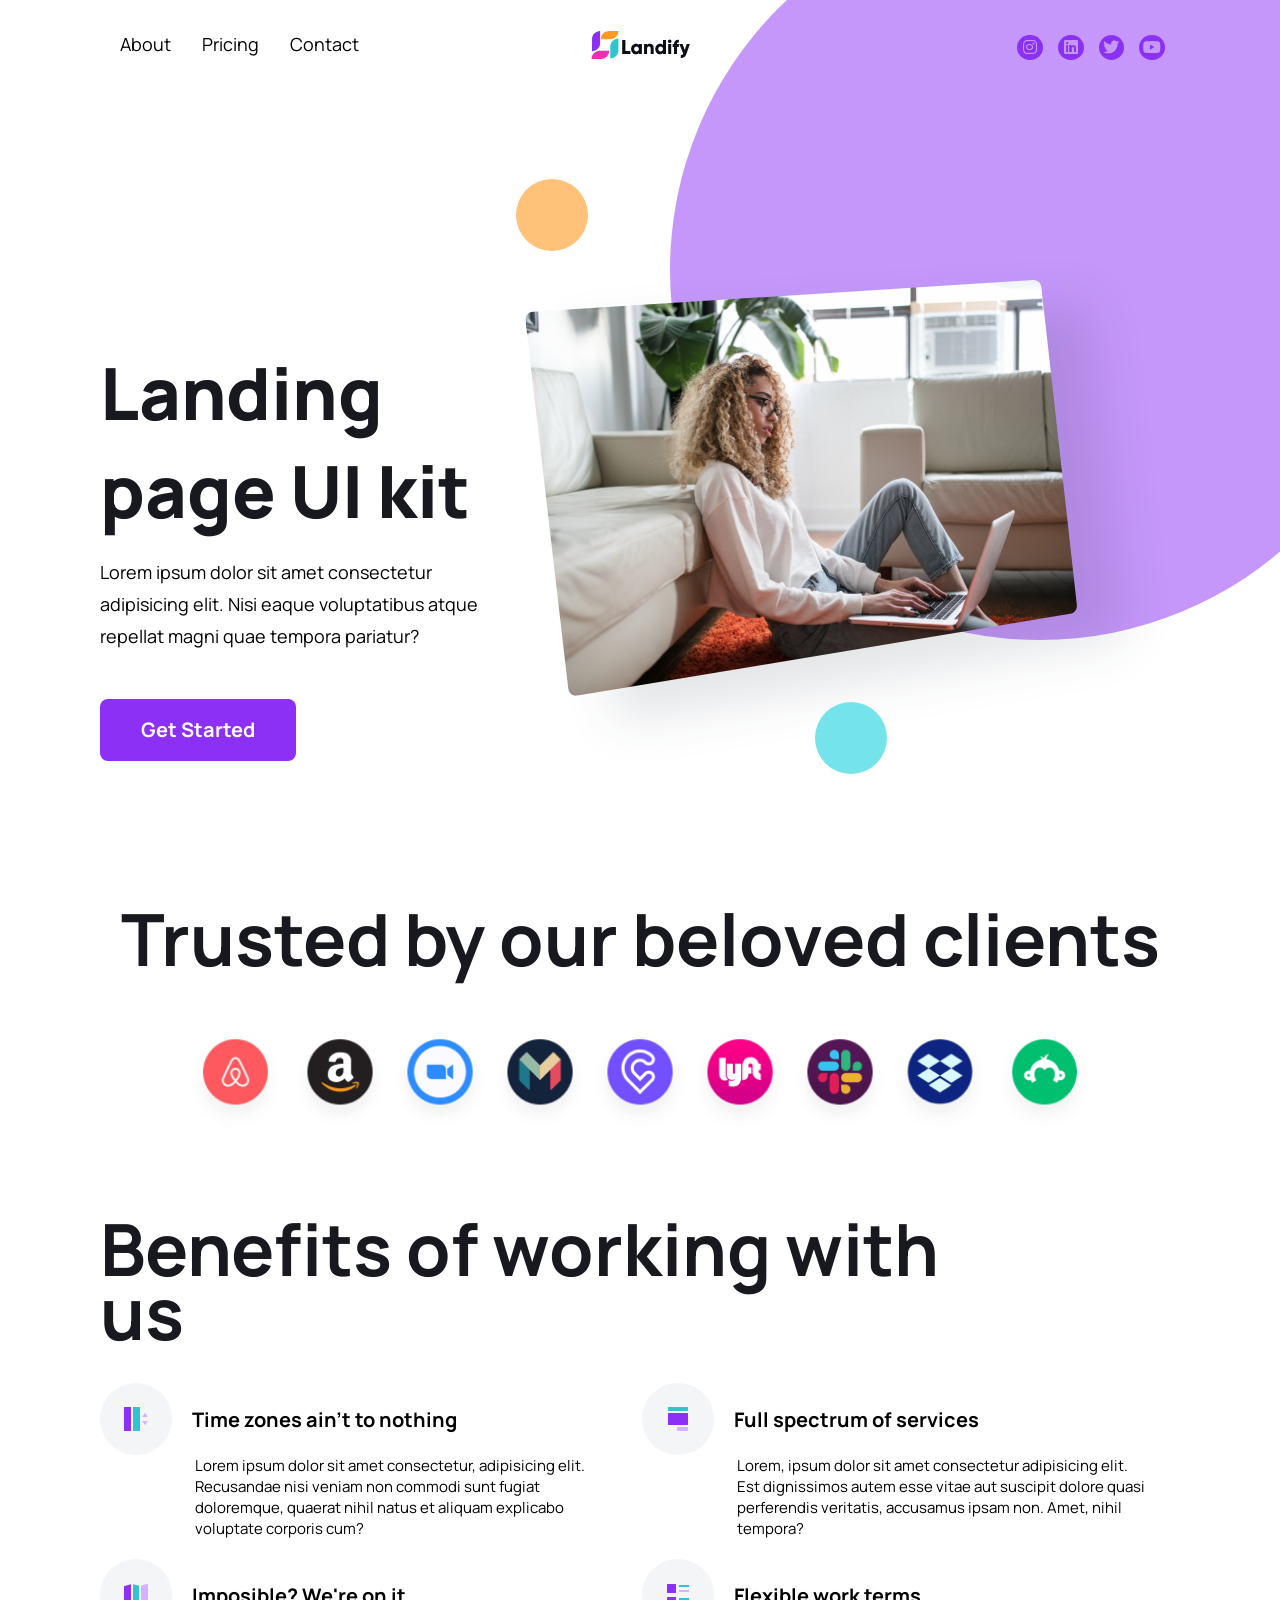
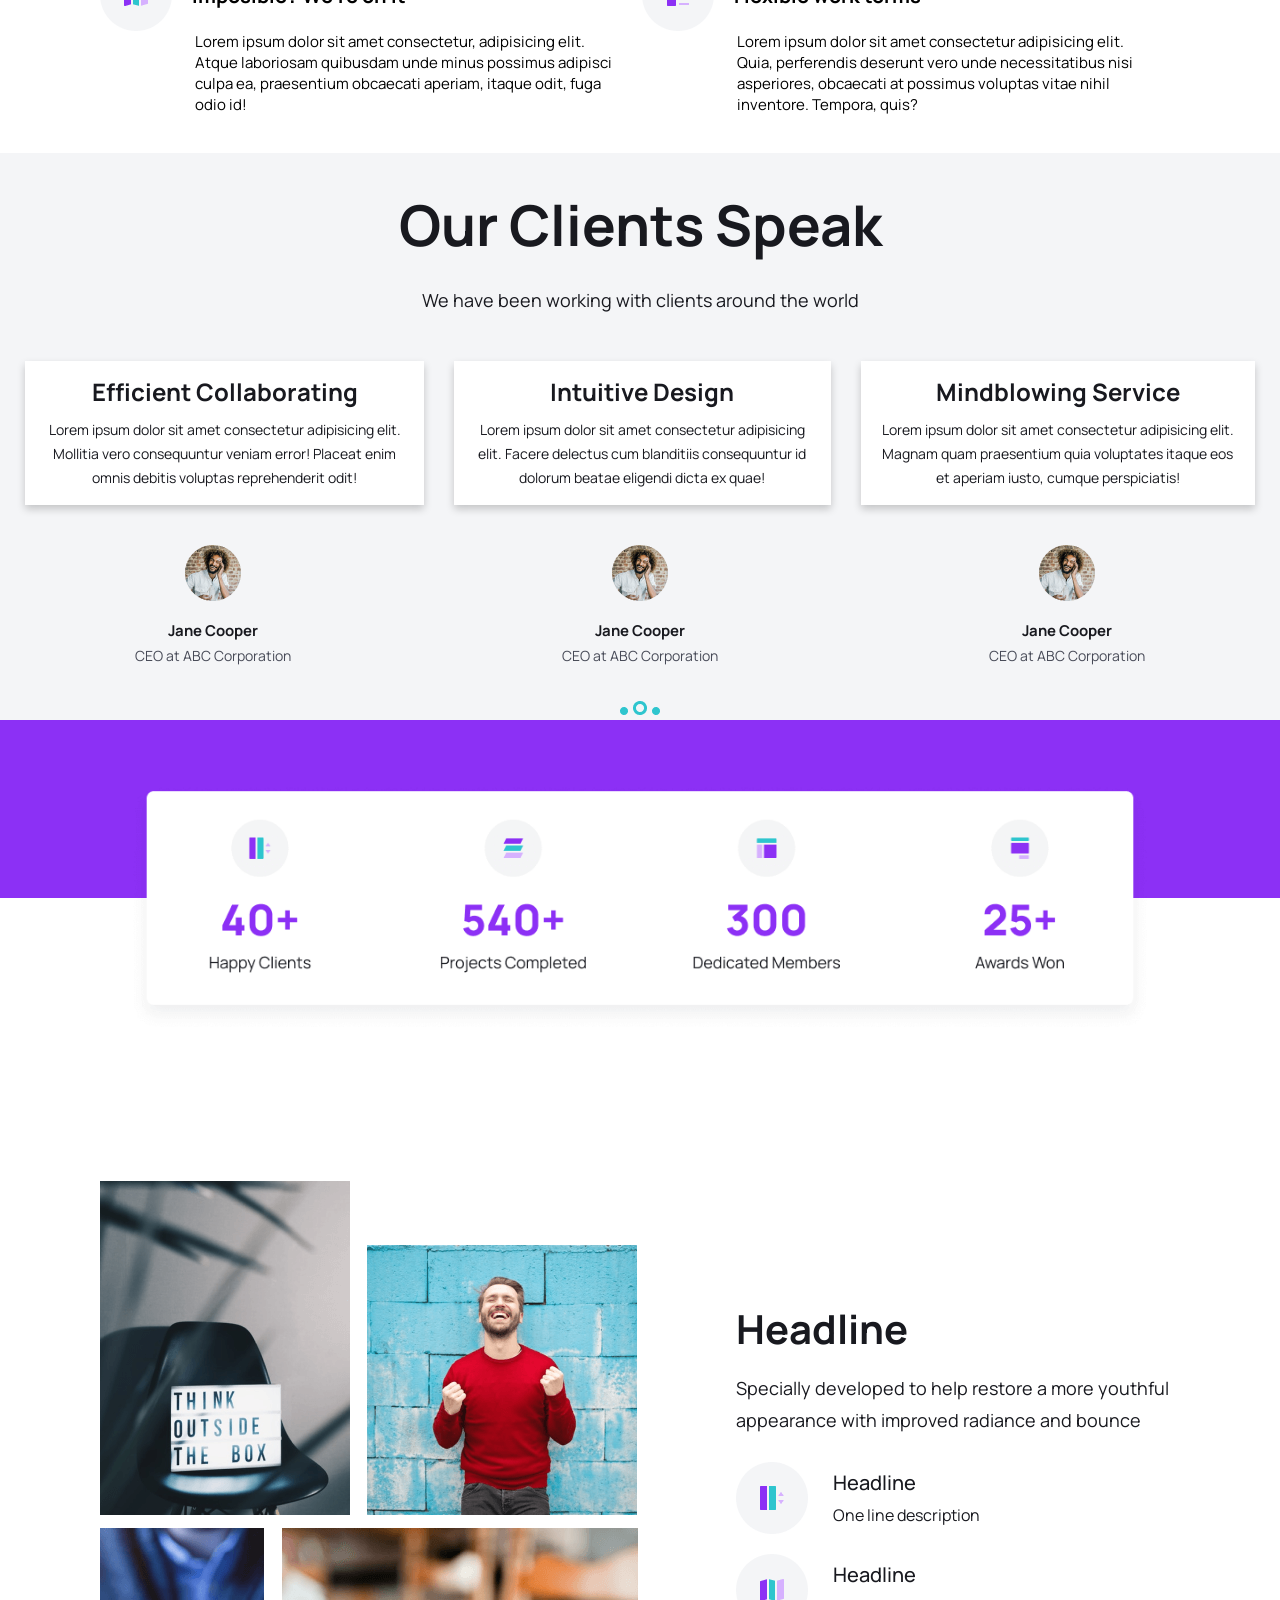
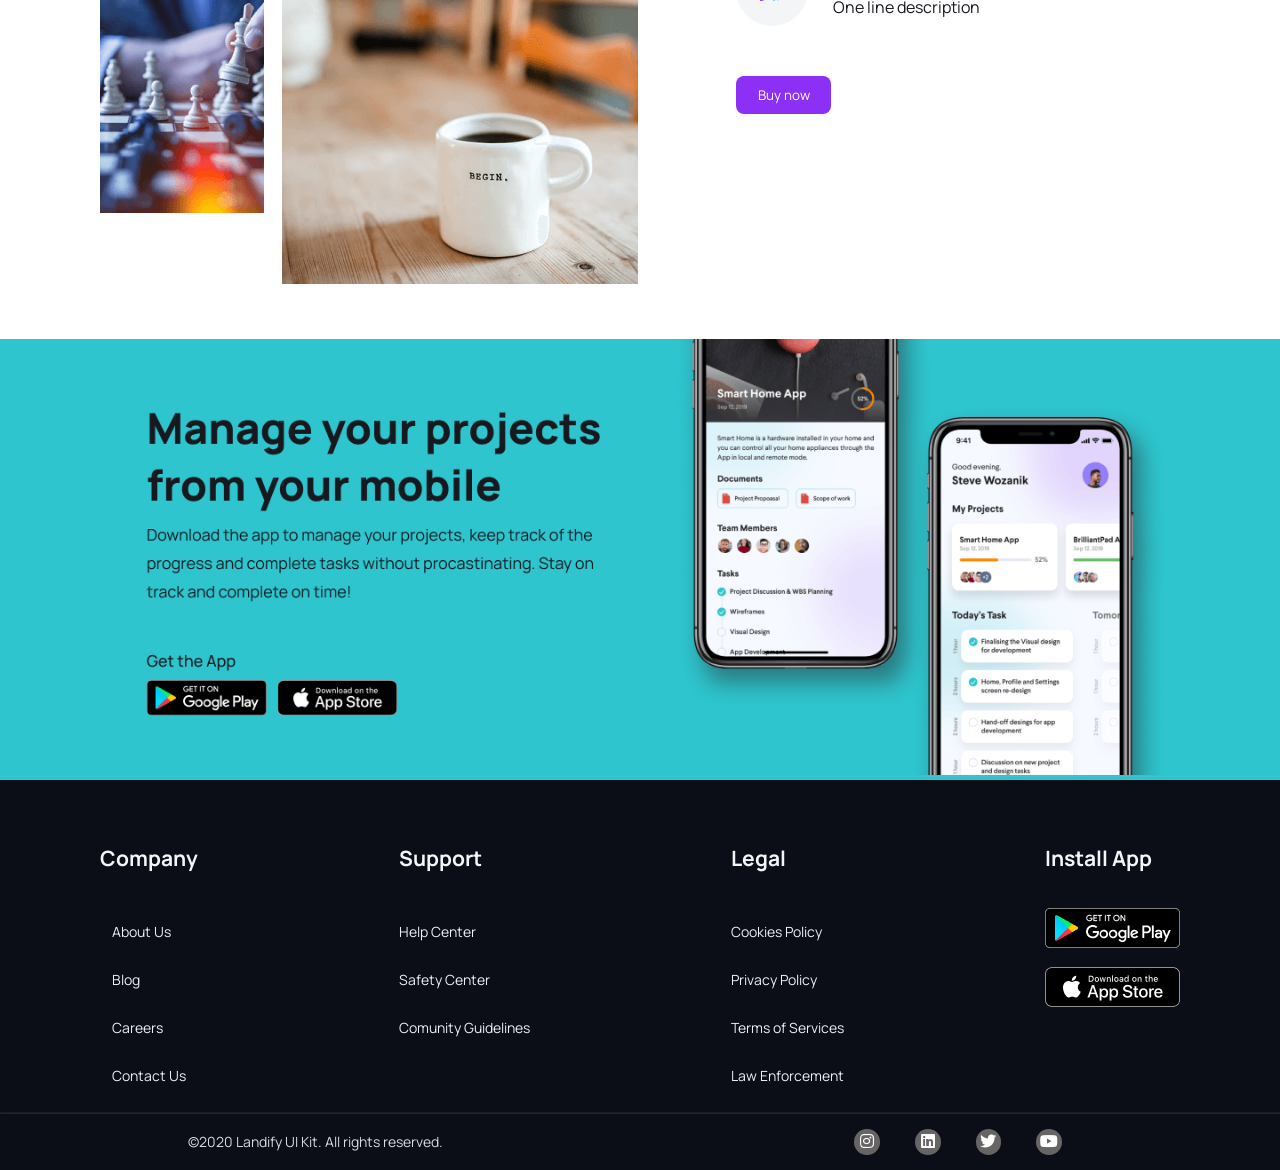
<file: home.html>
<!DOCTYPE html>
<html lang="en">
  <head>
    <meta charset="UTF-8" />
    <meta http-equiv="X-UA-Compatible" content="IE=edge" />
    <meta
      name="description"
      content="Pagina realizada por Roberto Palacios para empresa Koombea SAS donde se muestra Landing Page usando tecnologias de HTML, CSS y Javascript con Metodologia Bem"
    />
    <meta name="viewport" content="width=device-width, initial-scale=1.0" />
    <!-- CSS -->
    <link rel="stylesheet" href="./css/styles.css" />
    <!-- favicon -->
    <link rel="icon" href="./img/logo.png" />
    <!-- fontawesome -->
    <link
      rel="stylesheet"
      href="https://use.fontawesome.com/releases/v5.8.1/css/all.css"
      integrity="sha384-50oBUHEmvpQ+1lW4y57PTFmhCaXp0ML5d60M1M7uH2+nqUivzIebhndOJK28anvf"
      crossorigin="anonymous"
    />
    <title>Landify</title>
  </head>
  <body>
    <div class="container">
      <div class="header__button-editable">
        <button class="header__button js-editable-button">Guardar</button>
      </div>
      <nav class="navbar js-navbar">
        <div class="nav-header">
          <div class="nav-header__icon nav-header__icon--active js-toggle-menu">
            <i id="icon_bar" class="fas fa-bars"></i>
          </div>
          <div class="nav-header__icon js-toggle-menu">
            <i id="icon_close" class="fas fa-times"></i>
          </div>
          <div class="logo-desktop">
            <svg
              width="28"
              height="28"
              viewBox="0 0 28 28"
              fill="none"
              xmlns="http://www.w3.org/2000/svg"
            >
              <path
                d="M0.575317 28H10.0685C14.57 28 18.2192 24.3508 18.2192 19.8493H8.726C4.2245 19.8493 0.575317 23.4985 0.575317 28Z"
                fill="#F22BB2"
              />
              <path
                d="M1 8.15069V20.137C5.5015 20.137 9.15069 16.4878 9.15069 11.9863V0C4.64919 0 1 3.64919 1 8.15069Z"
                fill="#8C30F5"
              />
              <path
                d="M27.4246 0H17.9314C13.4299 0 9.78076 3.64919 9.78076 8.15068H19.2739C23.7754 8.15068 27.4246 4.5015 27.4246 0Z"
                fill="#FE9A22"
              />
              <path
                d="M27.4246 19.3699V7.38358C22.9231 7.38358 19.2739 11.0328 19.2739 15.5343V27.5206C23.7754 27.5206 27.4246 23.8714 27.4246 19.3699Z"
                fill="#2EC5CE"
              />
            </svg>
            <svg
              width="68"
              height="20"
              viewBox="0 0 68 20"
              fill="none"
              xmlns="http://www.w3.org/2000/svg"
            >
              <path
                d="M3.39995 11.92V0.999989H0.199951V15H8.39995V11.92H3.39995Z"
                fill="#0B0D17"
              />
              <path
                d="M16.8717 4.99999V5.93999C16.2117 5.17999 15.2317 4.71999 13.8917 4.71999C11.2717 4.71999 9.11167 7.01999 9.11167 9.99999C9.11167 12.98 11.2717 15.28 13.8917 15.28C15.2317 15.28 16.2117 14.82 16.8717 14.06V15H19.8717V4.99999H16.8717ZM14.4917 12.44C13.1117 12.44 12.1117 11.5 12.1117 9.99999C12.1117 8.49999 13.1117 7.55999 14.4917 7.55999C15.8717 7.55999 16.8717 8.49999 16.8717 9.99999C16.8717 11.5 15.8717 12.44 14.4917 12.44Z"
                fill="#0B0D17"
              />
              <path
                d="M27.9326 4.71999C26.6126 4.71999 25.6126 5.19999 25.0726 5.93999V4.99999H22.0726V15H25.0726V9.53999C25.0726 8.11999 25.8326 7.47999 26.9326 7.47999C27.8926 7.47999 28.6726 8.05999 28.6726 9.29999V15H31.6726V8.85999C31.6726 6.15999 29.9526 4.71999 27.9326 4.71999Z"
                fill="#0B0D17"
              />
              <path
                d="M40.9928 0.999989V5.93999C40.3328 5.17999 39.3528 4.71999 38.0128 4.71999C35.3928 4.71999 33.2328 7.01999 33.2328 9.99999C33.2328 12.98 35.3928 15.28 38.0128 15.28C39.3528 15.28 40.3328 14.82 40.9928 14.06V15H43.9928V0.999989H40.9928ZM38.6128 12.44C37.2328 12.44 36.2328 11.5 36.2328 9.99999C36.2328 8.49999 37.2328 7.55999 38.6128 7.55999C39.9928 7.55999 40.9928 8.49999 40.9928 9.99999C40.9928 11.5 39.9928 12.44 38.6128 12.44Z"
                fill="#0B0D17"
              />
              <path
                d="M47.6937 4.11999C48.6737 4.11999 49.4937 3.29999 49.4937 2.31999C49.4937 1.33999 48.6737 0.519989 47.6937 0.519989C46.7137 0.519989 45.8937 1.33999 45.8937 2.31999C45.8937 3.29999 46.7137 4.11999 47.6937 4.11999ZM46.1937 15H49.1937V4.99999H46.1937V15Z"
                fill="#0B0D17"
              />
              <path
                d="M56.889 3.59999V0.719989C53.569 0.519989 52.029 2.19999 52.029 4.99999H50.689V7.87999H52.029V15H55.029V7.87999H56.889V4.99999H55.029C55.029 3.83999 55.769 3.49999 56.889 3.59999Z"
                fill="#0B0D17"
              />
              <path
                d="M64.6812 4.99999L62.8012 11.12L60.5812 4.99999H57.2812L61.2612 14.54C60.8212 15.76 60.1612 16.2 58.7612 16.2V19C61.5612 19.14 63.3412 17.88 64.4612 14.7L67.8812 4.99999H64.6812Z"
                fill="#0B0D17"
              />
            </svg>
          </div>
          <div class="logo-mobile">
            <svg
              width="28"
              height="28"
              viewBox="0 0 28 28"
              fill="none"
              xmlns="http://www.w3.org/2000/svg"
            >
              <path
                d="M0.575317 28H10.0685C14.57 28 18.2192 24.3508 18.2192 19.8493H8.726C4.2245 19.8493 0.575317 23.4985 0.575317 28Z"
                fill="#F22BB2"
              />
              <path
                d="M1 8.15069V20.137C5.5015 20.137 9.15069 16.4878 9.15069 11.9863V0C4.64919 0 1 3.64919 1 8.15069Z"
                fill="#8C30F5"
              />
              <path
                d="M27.4246 0H17.9314C13.4299 0 9.78076 3.64919 9.78076 8.15068H19.2739C23.7754 8.15068 27.4246 4.5015 27.4246 0Z"
                fill="#FE9A22"
              />
              <path
                d="M27.4246 19.3699V7.38358C22.9231 7.38358 19.2739 11.0328 19.2739 15.5343V27.5206C23.7754 27.5206 27.4246 23.8714 27.4246 19.3699Z"
                fill="#2EC5CE"
              />
            </svg>
            <svg
              width="68"
              height="20"
              viewBox="0 0 68 20"
              fill="none"
              xmlns="http://www.w3.org/2000/svg"
            >
              <path
                d="M3.39995 11.92V0.999989H0.199951V15H8.39995V11.92H3.39995Z"
                fill="#0B0D17"
              />
              <path
                d="M16.8717 4.99999V5.93999C16.2117 5.17999 15.2317 4.71999 13.8917 4.71999C11.2717 4.71999 9.11167 7.01999 9.11167 9.99999C9.11167 12.98 11.2717 15.28 13.8917 15.28C15.2317 15.28 16.2117 14.82 16.8717 14.06V15H19.8717V4.99999H16.8717ZM14.4917 12.44C13.1117 12.44 12.1117 11.5 12.1117 9.99999C12.1117 8.49999 13.1117 7.55999 14.4917 7.55999C15.8717 7.55999 16.8717 8.49999 16.8717 9.99999C16.8717 11.5 15.8717 12.44 14.4917 12.44Z"
                fill="#0B0D17"
              />
              <path
                d="M27.9326 4.71999C26.6126 4.71999 25.6126 5.19999 25.0726 5.93999V4.99999H22.0726V15H25.0726V9.53999C25.0726 8.11999 25.8326 7.47999 26.9326 7.47999C27.8926 7.47999 28.6726 8.05999 28.6726 9.29999V15H31.6726V8.85999C31.6726 6.15999 29.9526 4.71999 27.9326 4.71999Z"
                fill="#0B0D17"
              />
              <path
                d="M40.9928 0.999989V5.93999C40.3328 5.17999 39.3528 4.71999 38.0128 4.71999C35.3928 4.71999 33.2328 7.01999 33.2328 9.99999C33.2328 12.98 35.3928 15.28 38.0128 15.28C39.3528 15.28 40.3328 14.82 40.9928 14.06V15H43.9928V0.999989H40.9928ZM38.6128 12.44C37.2328 12.44 36.2328 11.5 36.2328 9.99999C36.2328 8.49999 37.2328 7.55999 38.6128 7.55999C39.9928 7.55999 40.9928 8.49999 40.9928 9.99999C40.9928 11.5 39.9928 12.44 38.6128 12.44Z"
                fill="#0B0D17"
              />
              <path
                d="M47.6937 4.11999C48.6737 4.11999 49.4937 3.29999 49.4937 2.31999C49.4937 1.33999 48.6737 0.519989 47.6937 0.519989C46.7137 0.519989 45.8937 1.33999 45.8937 2.31999C45.8937 3.29999 46.7137 4.11999 47.6937 4.11999ZM46.1937 15H49.1937V4.99999H46.1937V15Z"
                fill="#0B0D17"
              />
              <path
                d="M56.889 3.59999V0.719989C53.569 0.519989 52.029 2.19999 52.029 4.99999H50.689V7.87999H52.029V15H55.029V7.87999H56.889V4.99999H55.029C55.029 3.83999 55.769 3.49999 56.889 3.59999Z"
                fill="#0B0D17"
              />
              <path
                d="M64.6812 4.99999L62.8012 11.12L60.5812 4.99999H57.2812L61.2612 14.54C60.8212 15.76 60.1612 16.2 58.7612 16.2V19C61.5612 19.14 63.3412 17.88 64.4612 14.7L67.8812 4.99999H64.6812Z"
                fill="#0B0D17"
              />
            </svg>
          </div>
        </div>

        <ul class="menu">
          <li class="menu__element menu__element--active">
            <a class="menu__link js-editable-item" href="#">About</a>
          </li>
          <li class="menu__element">
            <a class="menu__link js-editable-item" href="#">Pricing</a>
          </li>
          <li class="menu__element">
            <a class="menu__link js-editable-item" href="#">Contact</a>
          </li>
        </ul>

        <div class="header">
          <div class="header__social">
            <div class="header__social-items">
              <a href="#"><i class="fab fa-instagram"></i></a>
            </div>

            <div class="header__social-items">
              <a href="#"><i class="fab fa-linkedin"></i></a>
            </div>

            <div class="header__social-items">
              <a href="#"><i class="fab fa-twitter"></i></a>
            </div>

            <div class="header__social-items">
              <a href="#"><i class="fab fa-youtube"></i></a>
            </div>
          </div>
        </div>
      </nav>
      <div class="main-header">
        <div class="main-header__circle">
          <svg
            width="610"
            height="640"
            viewBox="0 0 610 640"
            fill="none"
            xmlns="http://www.w3.org/2000/svg"
          >
            <circle opacity="0.5" cx="370" cy="270" r="370" fill="#8C30F5" />
          </svg>
        </div>
      </div>
    </div>

    <!-- Banner -->

    <div class="main-banner">
      <div class="main-banner__wrap">
        <div class="main-banner__container">
          <div class="banner">
            <h1 class="banner__text js-editable-item">Landing page UI kit</h1>
            <div class="main-banner__span">
              <span class="js-editable-item"
                >Lorem ipsum dolor sit amet consectetur adipisicing elit. Nisi
                eaque voluptatibus atque repellat magni quae tempora
                pariatur?</span
              >
            </div>

            <div class="main-banner__button">
              <a href="#"
                ><button class="banner__button-touch">Get Started</button></a
              >
            </div>
          </div>
        </div>
      </div>

      <div class="main-banner__circle-orange">
        <svg
          width="72"
          height="72"
          viewBox="0 0 72 72"
          fill="none"
          xmlns="http://www.w3.org/2000/svg"
        >
          <circle cx="36" cy="36" r="36" fill="#FFC278" />
        </svg>
      </div>

      <div class="main-banner__image">
        <div class="banner">
          <svg
            width="658"
            height="544"
            viewBox="0 0 658 544"
            fill="none"
            xmlns="http://www.w3.org/2000/svg"
            xmlns:xlink="http://www.w3.org/1999/xlink"
          >
            <g filter="url(#filter0_d)">
              <path
                class="banner__image-woman"
                fill-rule="evenodd"
                clip-rule="evenodd"
                d="M3.5242 95.7684C2.99503 91.2169 6.38948 87.1518 10.9624 86.8606L510.905 55.0303C515.167 54.7589 518.89 57.8821 519.364 62.1257L554.885 380.015C555.357 384.242 552.44 388.099 548.245 388.796L55.5522 470.612C51.0424 471.361 46.8232 468.185 46.2952 463.644L3.5242 95.7684Z"
                fill="url(#pattern0)"
              />
            </g>
            <defs>
              <filter
                id="filter0_d"
                x="0.192383"
                y="0.982513"
                width="657.695"
                height="542.653"
                filterUnits="userSpaceOnUse"
                color-interpolation-filters="sRGB"
              >
                <feFlood flood-opacity="0" result="BackgroundImageFix" />
                <feColorMatrix
                  in="SourceAlpha"
                  type="matrix"
                  values="0 0 0 0 0 0 0 0 0 0 0 0 0 0 0 0 0 0 127 0"
                />
                <feOffset dx="48" dy="24" />
                <feGaussianBlur stdDeviation="24" />
                <feColorMatrix
                  type="matrix"
                  values="0 0 0 0 0.0941176 0 0 0 0 0.145098 0 0 0 0 0.219608 0 0 0 0.12 0"
                />
                <feBlend
                  mode="normal"
                  in2="BackgroundImageFix"
                  result="effect1_dropShadow"
                />
                <feBlend
                  mode="normal"
                  in="SourceGraphic"
                  in2="effect1_dropShadow"
                  result="shape"
                />
              </filter>
              <pattern
                id="pattern0"
                patternContentUnits="objectBoundingBox"
                width="1"
                height="1"
              >
                <use
                  xlink:href="#image0"
                  transform="translate(-0.0601894) scale(0.0010804 0.00144718)"
                />
              </pattern>
              <image
                id="image0"
                width="1037"
                height="691"
                xlink:href="[data-uri]"
              />
            </defs>
          </svg>
        </div>
        <div class="main-banner__circle-turquoise">
          <svg
            width="72"
            height="72"
            viewBox="0 0 72 72"
            fill="none"
            xmlns="http://www.w3.org/2000/svg"
          >
            <circle cx="36" cy="36" r="36" fill="#75E3EA" />
          </svg>
        </div>
      </div>
    </div>

    <!-- title -->

    <div class="main-title">
      <div class="main-title__text">
        <h2 class="js-editable-item">Trusted by our beloved clients</h2>
      </div>

      <div class="main-title__icons">
        <div class="main-title__container">
          <div class="main-title__list">
            <img src="./img/logo-airbnb.png" alt="airbnb" />
          </div>
          <div class="main-title__list">
            <img src="./img/logo-amazon.png" alt="amazon" />
          </div>
          <div class="main-title__list">
            <img src="./img/logo-zoom.png" alt="zoom" />
          </div>
          <div class="main-title__list">
            <img src="./img/logo-m.png" alt="media" />
          </div>
          <div class="main-title__list">
            <img src="./img/logo-cabify.png" alt="cabify" />
          </div>
          <div class="main-title__list">
            <img src="./img/logo-lir.png" alt="lyR" />
          </div>
          <div class="main-title__list">
            <img src="./img/logo-slack.png" alt="slack" />
          </div>
          <div class="main-title__list">
            <img src="./img/logo-dropbox.png" alt="dropbox" />
          </div>
          <div class="main-title__list">
            <img src="./img/logo-green.png" alt="green" />
          </div>
        </div>
      </div>
    </div>

    <!-- Section -->

    <div class="main-section">
      <div class="main-section__title">
        <h2 class="js-editable-item">Benefits of working with <br />us</h2>
      </div>

      <div class="main-section__icons">
        <div class="main-section__left">
          <div class="main-section__list">
            <img src="./img/feature-icon-circle-1.png" alt="benefits" />
            <h3 class="main-section__subtitle js-editable-item">
              Time zones ain't to nothing
            </h3>
            <div class="main-section__global">
              <span class="main-section__span js-editable-item"
                >Lorem ipsum dolor sit amet consectetur, adipisicing elit.
                Recusandae nisi veniam non commodi sunt fugiat doloremque,
                quaerat nihil natus et aliquam explicabo voluptate corporis
                cum?</span
              >
            </div>
          </div>

          <div class="main-section__list">
            <img src="./img/feature-icon-circle-2.png" alt="benefits" />
            <h3 class="main-section__subtitle js-editable-item">
              Imposible? We're on it
            </h3>
            <div class="main-section__global">
              <span class="main-section__span js-editable-item"
                >Lorem ipsum dolor sit amet consectetur, adipisicing elit. Atque
                laboriosam quibusdam unde minus possimus adipisci culpa ea,
                praesentium obcaecati aperiam, itaque odit, fuga odio id!</span
              >
            </div>
          </div>
        </div>

        <div class="main-section__right">
          <div class="main-section__list">
            <img src="./img/feature-icon-circle-3.png" alt="benefits" />
            <h3 class="main-section__subtitle js-editable-item">
              Full spectrum of services
            </h3>
            <div class="main-section__global">
              <span class="main-section__span js-editable-item"
                >Lorem, ipsum dolor sit amet consectetur adipisicing elit. Est
                dignissimos autem esse vitae aut suscipit dolore quasi
                perferendis veritatis, accusamus ipsam non. Amet, nihil
                tempora?</span
              >
            </div>
          </div>

          <div class="main-section__list">
            <img src="./img/feature-icon-circle-4.png" alt="benefits" />
            <h3 class="main-section__subtitle js-editable-item">
              Flexible work terms
            </h3>
            <div class="main-section__global">
              <span class="main-section__span js-editable-item"
                >Lorem ipsum dolor sit amet consectetur adipisicing elit. Quia,
                perferendis deserunt vero unde necessitatibus nisi asperiores,
                obcaecati at possimus voluptas vitae nihil inventore. Tempora,
                quis?</span
              >
            </div>
          </div>
        </div>
      </div>
    </div>

    <!-- Cards -->

    <div class="main-card">
      <div class="main-card__title">
        <h3 class="js-editable-item">Our Clients Speak</h3>
        <span class="main-card__span js-editable-item"
          >We have been working with clients around the world</span
        >
      </div>

      <div class="main-card__testimonial">
        <div class="main-card__cards">
          <div class="main-card__cards-testimonial">
            <h4 class="js-editable-item">Efficient Collaborating</h4>
          </div>
          <div class="main-card__paragraph">
            <p class="js-editable-item">
              Lorem ipsum dolor sit amet consectetur adipisicing elit. Mollitia
              vero consequuntur veniam error! Placeat enim omnis debitis
              voluptas reprehenderit odit!
            </p>
          </div>
          <div class="main-card__pictures">
            <div class="main-card__picture-client">
              <img src="./img/testimonial.png" alt="testimonial" />
            </div>
          </div>
        </div>

        <div class="main-card__cards">
          <div class="main-card__cards-testimonial">
            <h4 class="js-editable-item">Intuitive Design</h4>
          </div>
          <div class="main-card__paragraph">
            <p class="js-editable-item">
              Lorem ipsum dolor sit amet consectetur adipisicing elit. Facere
              delectus cum blanditiis consequuntur id dolorum beatae eligendi
              dicta ex quae!
            </p>
          </div>
          <div class="main-card__pictures">
            <div class="main-card__picture-client">
              <img src="./img/testimonial.png" alt="testimonial" />
            </div>
          </div>
        </div>

        <div class="main-card__cards">
          <div class="main-card__cards-testimonial">
            <h4 class="js-editable-item">Mindblowing Service</h4>
          </div>
          <div class="main-card__paragraph">
            <p class="js-editable-item">
              Lorem ipsum dolor sit amet consectetur adipisicing elit. Magnam
              quam praesentium quia voluptates itaque eos et aperiam iusto,
              cumque perspiciatis!
            </p>
          </div>
          <div class="main-card__pictures">
            <div class="main-card__picture-client">
              <img src="./img/testimonial.png" alt="testimonial" />
            </div>
          </div>
        </div>
      </div>

      <div class="main-card__wrapp">
        <div class="main-card__picture">
          <div class="main-card__picture-client">
            <img src="./img/testimonial.png" alt="testimonial" />
          </div>
        </div>

        <div class="main-card__picture-client">
          <div class="main-card__picture">
            <img src="./img/testimonial.png" alt="testimonial" />
          </div>
        </div>

        <div class="main-card__picture-client">
          <div class="main-card__picture">
            <img src="./img/testimonial.png" alt="testimonial" />
          </div>
        </div>
      </div>

      <div class="main-card__company">
        <div class="main-card__name">
          <h5 class="js-editable-item">Jane Cooper</h5>
          <div class="main-card__position">
            <span class="js-editable-item">CEO at ABC Corporation</span>
          </div>
        </div>

        <div class="main-card__name">
          <h5 class="js-editable-item">Jane Cooper</h5>
          <div class="main-card__position">
            <span class="js-editable-item">CEO at ABC Corporation</span>
          </div>
        </div>

        <div class="main-card__name">
          <h5 class="js-editable-item">Jane Cooper</h5>
          <div class="main-card__position">
            <span class="js-editable-item">CEO at ABC Corporation</span>
          </div>
        </div>
      </div>

      <div class="main-card__elipse">
        <div class="main-card__elipse-1">
          <img src="./img/elipse-1.png" alt="elipse" />
        </div>
        <div class="main-card__elipse-2">
          <img src="./img/elipse-2.png" alt="elipse" />
        </div>
        <div class="main-card__elipse-1">
          <img src="./img/elipse-1.png" alt="elipse" />
        </div>
      </div>
    </div>

    <!-- Statistics -->

    <div class="main-statistics">
      <div class="main-statistics__card">
        <img
          src="./img/statics.png"
          alt="statistics"
          class="main-statistics__image"
        />
      </div>
    </div>

    <!-- Headline -->

    <div class="main-headline">
      <div class="main-headline__left">
        <div class="main-headline__container">
          <div class="main-headline__pictures-top">
            <div class="main-headline__picture-chair">
              <img src="./img/chair.png" alt="chair" />
            </div>
            <div class="main-headline__picture-chess">
              <img src="./img/chess.png" alt="chess" />
            </div>
          </div>
          <div class="main-headline__pictures-bottom">
            <div class="main-headline__picture-tshirt">
              <img src="./img/red-tshirt.png" alt="tshirt" />
            </div>
            <div class="main-headline__picture-coffe">
              <img src="./img/coffee-mug.png" alt="coffe-mug" />
            </div>
          </div>
        </div>
      </div>

      <div class="main-headline__right">
        <div class="main-headline__title">
          <h4 class="js-editable-item">Headline</h4>
        </div>
        <div class="main-headline__span">
          <span class="js-editable-item"
            >Specially developed to help restore a more youthful appearance with
            improved radiance and bounce</span
          >
        </div>

        <div class="main-headline__description">
          <div class="main-headline__list">
            <img src="./img/feature-icon-circle-1.png" alt="benefits" />
            <div class="main-headline__subtitle">
              <h3 class="main-headline__headline js-editable-item">Headline</h3>
              <div class="main-headline__global">
                <span class="js-editable-item">One line description</span>
              </div>
            </div>
          </div>

          <div class="main-headline__list">
            <img src="./img/feature-icon-circle-2.png" alt="benefits" />
            <div class="main-headline__subtitle">
              <h3 class="main-headline__headline js-editable-item">Headline</h3>
              <div class="main-headline__global">
                <span class="js-editable-item">One line description</span>
              </div>
            </div>
          </div>
          <div class="main-headline__button">
            <div class="headline">
              <a href="#"
                ><button class="headline__button-touch js-editable-item">
                  Buy now
                </button></a
              >
            </div>
          </div>
        </div>
      </div>
    </div>

    <!-- app -->

    <div class="main-app">
      <div class="main-app__left">
        <div class="main-app__title">
          <h4 class="js-editable-item">
            Manage your projects from your mobile
          </h4>
        </div>

        <div class="main-app__subtitle">
          <span class="js-editable-item"
            >Download the app to manage your proyects, keep track of the
            progress and complete tasks without procastinating. Stay on track
            and complete on time!</span
          >
        </div>
      </div>

      <div class="main-app__right">
        <div class="main-app__image">
          <img
            src="./img/cellphones.png"
            alt="cellphones"
            class="main-app__cellphone"
          />
        </div>
      </div>
    </div>

    <!-- Footer -->

    <div class="main-footer">
      <div class="main-footer__container">
        <div class="main-footer__title">
          <div class="main-footer__subtitle">
            <h3 class="js-editable-item">Company</h3>
          </div>
          <div class="main-footer__list">
            <div class="main-footer__link">
              <span class="js-editable-item">About Us</span>
            </div>
            <div class="main-footer__link">
              <span class="js-editable-item">Blog</span>
            </div>
            <div class="main-footer__link js-editable-item">
              <span>Careers</span>
            </div>
            <div class="main-footer__link js-editable-item">
              <span class="js-editable-item">Contact Us</span>
            </div>
          </div>
        </div>

        <div class="main-footer__title">
          <div class="main-footer__subtitle">
            <h3 class="js-editable-item">Support</h3>
          </div>
          <div class="main-footer__list">
            <div class="main-footer__link">
              <span class="js-editable-item">Help Center</span>
            </div>
            <div class="main-footer__link">
              <span class="js-editable-item">Safety Center</span>
            </div>
            <div class="main-footer__link">
              <span class="js-editable-item">Comunity Guidelines</span>
            </div>
          </div>
        </div>

        <div class="main-footer__title">
          <div class="main-footer__subtitle">
            <h3 class="js-editable-item">Legal</h3>
          </div>
          <div class="main-footer__list">
            <div class="main-footer__link">
              <span class="js-editable-item">Cookies Policy</span>
            </div>
            <div class="main-footer__link">
              <span class="js-editable-item">Privacy Policy</span>
            </div>
            <div class="main-footer__link">
              <span class="js-editable-item">Terms of Services</span>
            </div>
            <div class="main-footer__link">
              <span class="js-editable-item">Law Enforcement</span>
            </div>
          </div>
        </div>

        <div class="main-footer__title">
          <div class="main-footer__subtitle">
            <h3 class="js-editable-item">Install App</h3>
          </div>
          <div class="main-footer__list">
            <div class="main-footer__app">
              <a href="#"
                ><img src="./img/play-store.png" alt="Play-Store"
              /></a>
            </div>
            <div class="main-footer__list">
              <div class="main-footer__app">
                <a href="#"
                  ><img src="./img/app-store.png" alt="App-Store"
                /></a>
              </div>
            </div>
          </div>
        </div>
      </div>

      <hr />
      <div class="main-footer__rights">
        <div class="main-footer__container-bottom">
          <div class="main-footer__span">
            <span class="js-editable-item"
              >©2020 Landify UI Kit. All rights reserved.</span
            >
          </div>
          <div class="main-footer__icons">
            <div class="main-footer__social">
              <div class="main-footer__items">
                <a href="#"><i class="fab fa-instagram"></i></a>
              </div>

              <div class="main-footer__items">
                <div class="main-footer__network">
                  <a href="#"><i class="fab fa-linkedin"></i></a>
                </div>
              </div>

              <div class="main-footer__items">
                <div class="main-footer__network">
                  <a href="#"><i class="fab fa-twitter"></i></a>
                </div>
              </div>

              <div class="main-footer__items">
                <div class="main-footer__network">
                  <a href="#"><i class="fab fa-youtube"></i></a>
                </div>
              </div>
            </div>
          </div>
        </div>
      </div>
    </div>

    <!-- JS -->

    <script src="./js/app.js"></script>
    <script src="./js/function.js"></script>
  </body>
</html>
</file>
<file: css/styles.css>
@import url("https://fonts.googleapis.com/css2?family=Manrope&display=swap");

* {
  box-sizing: border-box;
  padding: 0;
  margin: 0;
  font-family: Manrope;
}

/* HEADER */
.container {
  background-color: #fff;
}

.header__button-editable {
  display: flex;
  justify-content: center;
  background-color: bisque;
}

.header__button {
  font-size: 15px;
  background-color: aqua;
  padding: 10px;
  color: black;
  border-radius: 7px;
  font-weight: 600;
  cursor: pointer;
}

.header__button:hover {
  background-color: black;
  color: aqua;
}

.navbar {
  width: 100%;
  display: flex;
  justify-content: space-around;
  align-items: center;
  background-color: #fff;
  padding-right: 0rem;
  padding-bottom: 0;
  padding-left: 0rem;
  max-width: 100%;
  position: relative;
  margin: 0 auto;
}

.nav-header {
  display: flex;
  justify-content: center;
  align-items: center;
}

.logo-desktop {
  justify-content: center;
  flex-basis: 200%;
}

.logo-mobile {
  display: none;
}

/* styles for Navbar*/

.menu {
  align-items: initial;
  justify-content: space-between;
  padding-top: 1.5rem;
  left: 1.25rem;
}

.menu__element--active {
  line-height: 1;
  height: 3.25rem;
  color: #00343d;
  display: inline-block;
  font-size: 1.125rem;
}

.menu__element {
  height: 3.25rem;
  color: #00343d;
  margin: 0.5rem;
  display: inline-block;
  margin-left: 1.25rem;
  align-items: center;
  justify-content: center;
  font-size: 1.125rem;
}

.menu__link {
  text-decoration: none;
  color: black;
}

.header__social {
  display: none;
  justify-content: space-around;
}

.main-header__circle {
  display: none;
}

@media screen and (max-width: 600px) {
  .navbar {
    display: block;
    justify-content: space-between;
    align-items: center;
    background-color: rgb(223, 236, 43);
    padding-top: 0.875rem;
    padding-right: 0rem;
    padding-bottom: 0.875rem;
    padding-left: 0rem;
    width: 100%;
    position: absolute;
    text-align: center;
  }

  .nav-header__icon {
    font-size: 1.5rem;
    display: none;
    left: 1.563rem;
    position: absolute;
  }

  .nav-header__icon--active {
    display: inline-block;
  }

  .menu {
    display: none;
  }

  .menu-mobile {
    display: inline-block;
    background-color: white;
    width: 100%;
  }

  .menu-mobile .menu {
    margin-top: 0.625rem;
    position: relative;
    display: flex;
    flex-direction: column;
    left: 0rem;
  }

  .menu__element:hover::after {
    content: "";
    height: 0.313rem;
    width: 0.313rem;
    border-radius: 100%;
    background: black;
    display: block;
    margin-left: auto;
    margin-right: auto;
    margin-top: 0.5rem;
    visibility: visible;
    overflow: visible;
  }

  .menu-mobile .menu .menu__element {
    position: relative;
    display: block;
    float: none;
    text-align: center;
    margin-top: 1.563rem;
    padding-right: 0;
  }

  .menu__element {
    display: none;
  }

  .logo-desktop {
    display: none;
  }

  .logo-mobile {
    display: inline-block;
    margin-top: 0.313rem;
    margin-left: 0.313rem;
  }
}

@media screen and (min-width: 601px) and (max-width: 1023px) {
  .nav-header__icon {
    width: 3.75rem;
    font-size: 1.563rem;
    margin-left: 1.563rem;
  }

  .nav-header__icon:nth-child(1) {
    display: block;
  }

  .nav-header__icon:nth-child(2) {
    display: none;
  }
  .menu-mobile .nav-header__icon:nth-child(1) {
    display: none;
  }
  .menu-mobile .nav-header__icon:nth-child(2) {
    display: block;
  }

  .navbar {
    display: block;
    align-items: center;
    background-color: rgb(223, 236, 43);
    padding-top: 0.875rem;
    padding-right: 0rem;
    padding-bottom: 0.875rem;
    padding-left: 0rem;
    width: 100%;
    position: absolute;
    text-align: center;
  }

  .menu__element:hover::after {
    content: "";
    height: 0.313rem;
    width: 0.313rem;
    border-radius: 100%;
    background: black;
    display: block;
    margin-left: auto;
    margin-right: auto;
    margin-top: 0.5rem;
    visibility: visible;
    overflow: visible;
  }

  .menu {
    margin: 0rem;
    display: none;
  }

  .menu-mobile {
    display: inline-block;
    background-color: white;
    width: 100%;
  }

  .menu-mobile .menu {
    margin-top: 0.625rem;
    position: relative;
    display: flex;
    flex-direction: column;
    left: 0rem;
  }

  .menu__element {
    position: relative;
    display: block;
    float: none;
    text-align: center;
    margin-top: 1.563rem;
    font-size: 1.875rem;
  }

  .logo-mobile {
    display: none;
    margin-top: 0.313rem;
    margin-left: 1.875rem;
  }

  .menu-mobile .logo-mobile {
    display: none;
    margin-top: 0.625rem;
    margin-left: 0.625rem;
  }
}

@media screen and (min-width: 1024px) {
  .nav-header {
    position: absolute;
  }

  .nav-header__icon {
    display: none;
  }

  .menu {
    margin-right: 28.125rem;
  }

  .header__social {
    display: flex;
  }

  .header__social-items {
    background: #8c30f5;
    border-radius: 0.8em;
    -moz-border-radius: 0.8em;
    -webkit-border-radius: 0.8em;
    display: inline-block;
    line-height: 1.6em;
    margin-right: 0.938rem;
    text-align: center;
    width: 1.6em;
  }

  a {
    color: #fff;
  }

  .main-header__circle {
    display: block;
    position: absolute;
    right: 0;
    top: 0;
  }
}

/* Banner */

.main-banner {
  padding: 8.125rem 0rem;
  background-color: #9fbecf;
}

.banner__text {
  font-size: 2.5rem;
  margin: 1rem 0rem;
  text-align: center;
}

.main-banner__span {
  text-align: center;
  font-style: normal;
  font-weight: normal;
  font-size: 1.125rem;
  line-height: 2rem;
  font-feature-settings: "liga" off;
  margin: 0.938rem 0rem;
}

.main-banner__image {
  position: relative;
  display: flex;
  justify-content: center;
}

.banner {
  display: contents;
}

.banner__image-woman {
  align-items: center;
}

.main-banner__circle-orange {
  display: none;
}

.main-banner__circle-turquoise {
  display: none;
}

.main-banner__button {
  display: flex;
  justify-content: center;
}

.banner__button-touch {
  background: #8c30f5;
  border-radius: 0.5rem;
  flex: none;
  order: 1;
  align-self: flex-start;
  flex-grow: 0;
  margin: 2rem 0rem;
  font-family: Manrope;
  font-style: normal;
  font-weight: bold;
  font-size: 1.25rem;
  line-height: 1.875rem;
  text-align: center;
  font-feature-settings: "liga" off;
  padding: 1rem 2.563rem;
  border: none;
  color: #ffffff;
}

.banner__button-touch:hover {
  background-color: #fff;
  color: #8c30f5;
  margin: none;
}

@media screen and (max-width: 600px) {
  .main-banner {
    background-color: #9fbecf;
  }
}

@media screen and (min-width: 601px) and (max-width: 1023px) {
  .main-banner {
    background-color: #9fbecf;
  }
}

@media screen and (min-width: 1024px) {
  .main-banner {
    display: flex;
    margin: 0 6.25rem;
    background-color: #fff;
  }

  .main-banner__wrap {
    display: inline-flex;
    margin: auto;
  }

  .main-banner__container {
    position: relative;
    display: inline-flexbox;
  }

  .banner__text {
    font-family: Manrope;
    font-style: normal;
    font-weight: 800;
    font-size: 4.5rem;
    line-height: 6.125rem;
    text-align: left;
    font-feature-settings: "liga" off;
    color: #18191f;
    flex: none;
    order: 0;
    flex-grow: 0;
    margin: 1rem 0rem;
  }

  .main-banner__span {
    position: relative;
    text-align: left;
  }

  .main__banner-image {
    position: relative;
  }

  .banner__image-woman {
    padding: 0rem 1.25rem;
  }

  .main-banner__button {
    position: absolute;
  }

  .main-banner__button-touch {
    cursor: pointer;
  }

  .main-banner__circle-orange {
    position: absolute;
    display: flex;
    right: 43.25rem;
    bottom: 40.563rem;
    align-items: center;
    justify-content: center;
  }

  .main-banner__circle-turquoise {
    position: absolute;
    display: flex;
    bottom: -0.313rem;
    flex-direction: column-reverse;
  }
  .main-header__big-circle {
    display: none;
  }
}

/* title */

.main-title {
  text-align: center;
  font-size: 1.875rem;
}

.main-title__text {
  font-size: 1.5rem;
  padding-bottom: 1.875rem;
}

.main-title__list {
  display: flex;
  justify-content: space-between;
}

.main-title__icons {
  display: flex;
  justify-content: center;
}

.main-title__container {
  display: flex;
  justify-content: center;
}

.main-title__list {
  display: flex;
  justify-content: center;
  width: 1.875rem;
  height: 1.875rem;
}

@media screen and (min-width: 601px) and (max-width: 1023px) {
  .main-title__list {
    width: 3.125rem;
    height: 3.125rem;
  }
}

@media screen and (min-width: 1024px) {
  .main-title__text {
    font-style: normal;
    font-weight: 800;
    font-size: 3rem;
    padding-bottom: 3.125rem;
    line-height: 4rem;
    text-align: center;
    font-feature-settings: "liga" off;
    color: #18191f;
    flex: none;
    order: 0;
    flex-grow: 0;
    margin: 0.5rem 0rem;
  }

  .main-title__list {
    width: 6.25rem;
    height: 6.25rem;
  }
}

/* section */

.main-section {
  text-align: center;
  font-size: 1.25rem;
}

.main-section__title {
  font-size: 1.5rem;
  padding-top: 2.5rem;
}

.main-section__icons {
  padding: 1.25rem 0rem;
}

.main-section__list {
  padding: 0.625rem 0rem;
}

@media screen and (min-width: 1024px) {
  .main-section {
    margin: 0rem 6.25rem;
  }

  .main-section__title {
    font-style: normal;
    font-weight: 800;
    font-size: 3rem;
    line-height: 4rem;
    text-align: left;
    font-feature-settings: "liga" off;
    color: #18191f;
    flex: none;
    padding-top: 5rem;
    order: 0;
    flex-grow: 0;
    margin: 0.5rem 0rem;
  }

  .main-section__icons {
    display: flex;
    justify-content: flex-start;
  }

  .main-section__list {
    display: flex;
    align-items: center;
    flex-wrap: wrap;
  }

  .main-section__subtitle {
    font-size: 1.25rem;
    margin-left: 1.25rem;
  }

  .main-section__global {
    display: flex;
    text-align: left;
    margin-left: 4.063rem;
  }

  .main-section__span {
    font-size: 0.938rem;
    padding: 0rem 1.875rem;
  }
}

/* Cards */

.main-card {
  background: #f4f5f7;
}

.main-card__title {
  background-color: #f4f5f7;
  padding-top: 2.5rem;
  font-style: normal;
  font-weight: 800;
  font-size: 3rem;
  line-height: 4rem;
  text-align: center;
  font-feature-settings: "liga" off;
  color: #18191f;
  flex: none;
  order: 0;
  flex-grow: 0;
  margin: 0.5rem 0rem;
}

.main-card__span {
  margin-bottom: 1.25rem;
  font-family: Manrope;
  font-style: normal;
  font-weight: normal;
  font-size: 1.125rem;
  line-height: 2rem;
  text-align: center;
  font-feature-settings: "liga" off;
  color: #18191f;
  flex: none;
  order: 1;
  align-self: stretch;
  flex-grow: 0;
  margin: 0.5rem 0rem;
}

.main-card__testimonial {
  padding: 0.625rem;
}

.main-card__cards {
  background-color: #fff;
  box-shadow: 0rem 0.25rem 0.5rem 0rem rgba(0, 0, 0, 0.2);
  transition: 0.3s;
  padding: 0.938rem;
  margin-top: 0.938rem;
}

p {
  margin-top: 0.625rem;
}

.main-card__wrapp {
  display: none;
}

.main-card__pictures {
  display: flex;
  justify-content: flex-end;
}

.main-card__company {
  display: none;
}

.main-card__elipse {
  display: none;
}

@media screen and (min-width: 601px) and (max-width: 1023px) {
  .main-card__pictures {
    display: flex;
    justify-content: center;
  }
}

@media screen and (min-width: 1024px) {
  .main-card__testimonial {
    display: flex;
    justify-content: space-between;
    align-items: center;
    margin: 1.875rem 0rem;
  }
  .main-card__cards {
    background-color: #fff;
    justify-content: space-between;
    margin: 0rem 0.938rem;
  }

  .main-card__cards-testimonial {
    font-style: normal;
    font-weight: 600;
    font-size: 1.5rem;
    line-height: 2rem;
    text-align: center;
    font-feature-settings: "liga" off;
    color: #18191f;
  }

  .main-card__paragraph {
    font-style: normal;
    font-weight: normal;
    font-size: 0.875rem;
    line-height: 1.5rem;
    text-align: center;
    font-feature-settings: "liga" off;
    color: #18191f;
  }

  .main-card__pictures {
    display: none;
  }

  .main-card__picture-client {
    display: flex;
    justify-content: space-around;
  }

  .main-card__wrapp {
    display: flex;
    justify-content: space-around;
    margin: 0.625rem 0rem;
  }

  .main-card__company {
    display: flex;
    justify-content: space-around;
  }

  .main-card__name {
    font-style: normal;
    font-weight: bold;
    font-size: 1.125rem;
    line-height: 1.75rem;
    text-align: center;
    font-feature-settings: "liga" off;
    color: #18191f;
    flex: none;
    order: 0;
    flex-grow: 0;
    margin: 0rem 0rem;
  }

  .main-card__position {
    font-style: normal;
    font-weight: normal;
    font-size: 0.875rem;
    line-height: 1.5rem;
    text-align: center;
    font-feature-settings: "liga" off;
    color: #474a57;
    flex: none;
    order: 1;
    flex-grow: 0;
    margin: 0rem 0rem;
  }

  .main-card__elipse {
    display: flex;
    justify-content: center;
    align-items: center;
    margin-top: 1.875rem;
  }

  .main-card__elipse-1 {
    margin: 0rem 0.313rem;
  }

  .main-card__elipse-2 {
    align-items: center;
  }
}

/*Statistics*/

.main-statistics {
  display: none;
}

@media screen and (min-width: 1024px) {
  .main-statistics {
    display: flex;
    justify-content: center;
    padding: auto;
  }

  .main-statistics__image {
    width: 100%;
    height: auto;
  }
}

/* Headline*/

.main-headline {
  text-align: center;
  font-size: 1.25rem;
}

.main-headline__title {
  font-size: 1.5rem;
  padding-top: 2.5rem;
}

.main-headline__icons {
  padding: 1.25rem 0rem;
}

.main-headline__list {
  padding: 0.625rem 0rem;
}

.main-headline__left {
  display: none;
}

.main-headline__button {
  display: none;
}

@media screen and (min-width: 601px) and (max-width: 1023px) {
  .main-headline__description {
    display: flex;
    justify-content: space-around;
  }

  .main-headline__button {
    display: none;
  }
}

@media screen and (min-width: 1024px) {
  .main-headline {
    display: flex;
    padding: 3.75rem 0rem;
    margin: 2.5rem 6.25rem;
    margin-bottom: 3.75rem;
  }

  .main-headline__left {
    display: flex;
    justify-content: center;
    align-items: center;
  }

  .main-headline__container {
    display: flex;
  }

  .main-headline__picture-chess {
    position: relative;
    margin-right: 5.375rem;
    margin-top: 0.438rem;
  }

  .main-headline__picture-tshirt {
    margin-top: 4rem;
    padding-left: 1.063rem;
    margin-right: 6.188rem;
  }

  .main-headline__picture-coffe {
    position: absolute;
    left: 17.625rem;
    margin-right: 3.125rem;
    margin-top: 0.438rem;
  }

  .main-headline__right {
    margin: auto;
  }

  .main-headline__title {
    display: flex;
    justify-content: flex-start;
    font-style: normal;
    font-weight: 800;
    font-size: 2.5rem;
    line-height: 3.375rem;
    font-feature-settings: "liga" off;
    color: #18191f;
    flex: none;
    order: 0;
    flex-grow: 0;
    margin: 1rem 0rem;
  }

  .main-headline__span {
    text-align: left;
    font-style: normal;
    font-weight: normal;
    font-size: 1.125rem;
    line-height: 2rem;
    font-feature-settings: "liga" off;
    color: #18191f;
    flex: none;
    order: 1;
    flex-grow: 0;
    margin: 1rem 0rem;
  }

  .main-headline__list {
    display: flex;
    align-items: center;
  }

  .main-headline__subtitle {
    text-align: left;
    margin-left: 1.563rem;
  }

  .main-headline__headline {
    font-family: Manrope;
    font-style: normal;
    font-weight: 500;
    font-size: 1.25rem;
    line-height: 1.875rem;
    font-feature-settings: "liga" off;
    color: #18191f;
    flex: none;
    order: 0;
    flex-grow: 0;
    margin: 0.25rem 0rem;
  }

  .main-headline__global {
    font-style: normal;
    font-weight: normal;
    font-size: 1rem;
    line-height: 1.625rem;
    font-feature-settings: "liga" off;
    color: #18191f;
    flex: none;
    order: 1;
    flex-grow: 0;
    margin: 0.25rem 0rem;
  }

  .main-headline__button {
    display: flex;
  }

  .headline__button-touch {
    background: #8c30f5;
    color: #fff;
    border: none;
    border-radius: 0.5rem;
    flex: none;
    flex-grow: 0;
    padding: 0.625rem 1.313rem 0.625rem 1.375rem;
    margin: 2.5rem 0rem;
  }

  .headline__button-touch:hover {
    background-color: #fff;
    color: #8c30f5;
    margin: none;
  }
}

/* App */

.main-app {
  background: #2ec5ce;
}

.main-app__left {
  padding: 1.25rem 0rem;
}

.main-app__title {
  font-size: 1.875rem;
  text-align: center;
}

.main-app__subtitle {
  text-align: center;
  line-height: 1.875rem;
  margin-top: 0.938rem;
}

.main-app__right {
  display: none;
}

@media screen and (min-width: 601px) and (max-width: 1023px) {
  .main-app__right {
    display: none;
  }
}

@media screen and (min-width: 1024px) {
  .main-app {
    display: flex;
    width: 100%;
    justify-content: center;
  }

  .main-app__left {
    display: none;
  }

  .main-app__right {
    display: flex;
    justify-content: center;
  }

  .main-app__cellphone {
    width: 100%;
    height: auto;
  }
}

/* Footer*/

.main-footer {
  background: #0b0d17;
}

.main-footer__container {
  display: inline;
}

.main-footer__title {
  text-align: center;
  padding-top: 2.5rem;
}

.main-footer__subtitle {
  font-style: normal;
  font-weight: 500;
  font-size: 1.125rem;
  line-height: 1.75rem;
  font-feature-settings: "liga" off;
  color: #f4f5f7;
  flex: none;
  order: 0;
  flex-grow: 0;
  margin: 1.5rem 0rem;
}

.main-footer__list {
  display: inline-grid;
  font-style: normal;
  font-weight: normal;
  font-size: 0.875rem;
  line-height: 1.5rem;
  margin: 0.75rem 0rem;
  font-feature-settings: "liga" off;
  color: #eeeff4;
}

hr {
  background: #ffffff;
  opacity: 0.1;
  flex: none;
  order: 1;
  flex-grow: 0;
  margin: 0rem 0rem;
}

.main-footer__rights {
  color: #f4f5f7;
  text-align: center;
}

.main-footer__span {
  margin-top: 0.625rem;
}

.main-footer__icons {
  display: flex;
  justify-content: space-around;
  padding: 0.938rem;
}

.main-footer__social {
  display: contents;
}

a {
  color: #fff;
}

@media screen and (min-width: 601px) and (max-width: 1023px) {
  .main-footer {
    background: #0b0d17;
  }
  .main-footer__container {
    display: flex;
    justify-content: space-around;
  }

  .main-footer__subtitle {
    text-align: left;
  }

  .main-footer__list {
    display: inline-grid;
    font-style: normal;
    font-weight: normal;
    font-size: 0.875rem;
    line-height: 1.5rem;
    text-align: left;
    margin: 0.75rem 0rem;
    font-feature-settings: "liga" off;
    color: #eeeff4;
  }
}

@media screen and (min-width: 1024px) {
  .main-footer {
    background: #0b0d17;
  }
  .main-footer__container {
    display: flex;
    justify-content: space-around;
  }

  .main-footer__subtitle {
    text-align: left;
  }

  .main-footer__list {
    display: inline-grid;
    text-align: left;
    font-style: normal;
    font-weight: normal;
    font-size: 0.875rem;
    line-height: 1.5rem;
    margin: 0.75rem 0rem;
    font-feature-settings: "liga" off;
    color: #eeeff4;
  }

  .main-footer__link {
    font-style: normal;
    font-weight: normal;
    font-size: 0.875rem;
    line-height: 1.5rem;
    font-feature-settings: "liga" off;
    color: #eeeff4;
    flex: none;
    order: 0;
    flex-grow: 0;
    margin: 0.75rem 0rem;
  }

  .main-footer__rights {
    display: flex;
  }

  .main-footer__container-bottom {
    flex: auto;
    display: flex;
    justify-content: space-around;
    align-items: center;
  }

  .main-footer__span {
    font-style: normal;
    font-weight: normal;
    font-size: 0.875rem;
    line-height: 1.5rem;
    font-feature-settings: "liga" off;
    color: #d9dbe1;
    flex: none;
    order: 0;
    flex-grow: 0;
    margin: 0rem 0rem;
  }

  .main-footer__items {
    margin: 0 1.25rem;
    background-color: rgb(102, 100, 100);
    border-radius: 0.8em;
    -moz-border-radius: 0.8em;
    -webkit-border-radius: 0.8em;
    display: inline-block;
    line-height: 1.6em;
    margin-right: 0.938rem;
    text-align: center;
    width: 1.6em;
  }

  .main-footer__network {
    color: #fff;
  }
}
</file>
